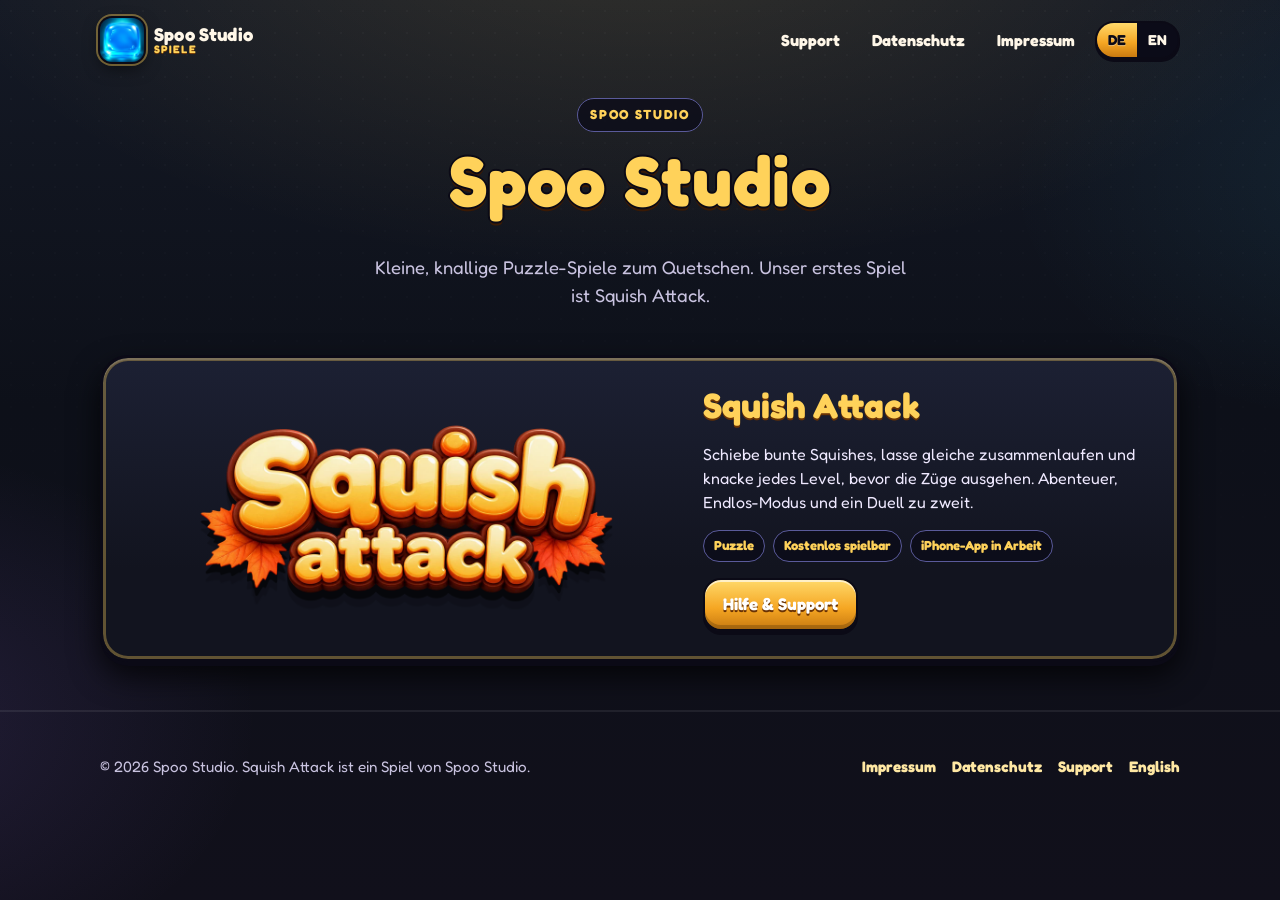
<file: index.html>
<!DOCTYPE html>
<html lang="de">
<head>
  <meta charset="utf-8">
  <meta name="viewport" content="width=device-width, initial-scale=1">
  <title>Spoo Studio</title>
  <meta name="description" content="Spoo Studio macht verspielte Puzzle-Spiele. Als Erstes: Squish Attack – Squishes schieben, mergen, platzen lassen.">
  <link rel="canonical" href="https://spoostudio.de/">
  <link rel="alternate" hreflang="de" href="https://spoostudio.de/">
  <link rel="alternate" hreflang="en" href="https://spoostudio.de/en/">
  <link rel="alternate" hreflang="x-default" href="https://spoostudio.de/">
  <meta name="theme-color" content="#0d1019">
  <link rel="icon" type="image/png" sizes="32x32" href="images/favicon-32.png">
  <link rel="icon" type="image/png" sizes="64x64" href="images/favicon-64.png">
  <link rel="apple-touch-icon" href="images/apple-touch-icon.png">
  <link rel="stylesheet" href="styles.css">
  <meta property="og:title" content="Spoo Studio">
  <meta property="og:description" content="Verspielte Puzzle-Spiele. Als Erstes: Squish Attack.">
  <meta property="og:type" content="website">
  <meta property="og:url" content="https://spoostudio.de/">
  <meta property="og:locale" content="de_DE">
  <meta property="og:image" content="https://spoostudio.de/images/icon-512.png">
  <meta name="twitter:card" content="summary">
</head>
<body>
  <a class="skip" href="#inhalt">Zum Inhalt</a>
  <header class="site-header wrap">
    <a class="brand" href="./">
      <img src="images/icon-192.png" width="44" height="44" alt="">
      <span class="brand-name">Spoo Studio<small>spiele</small></span>
    </a>
    <nav class="nav" aria-label="Hauptnavigation">
      <a class="nav-link" href="squish-attack/support/">Support</a>
      <a class="nav-link" href="squish-attack/datenschutz/">Datenschutz</a>
      <a class="nav-link" href="impressum/">Impressum</a>
      <div class="lang" role="navigation" aria-label="Sprache">
        <a href="./" aria-current="true" lang="de">DE</a>
        <a href="en/" lang="en" hreflang="en">EN</a>
      </div>
    </nav>
  </header>

  <main id="inhalt" class="wrap">
    <section class="hero">
      <p class="kicker">Spoo Studio</p>
      <h1>Spoo Studio</h1>
      <p class="lede">Kleine, knallige Puzzle-Spiele zum Quetschen. Unser erstes Spiel ist Squish Attack.</p>
    </section>

    <article class="game-card">
      <div class="logo-wrap">
        <picture>
          <source type="image/webp" srcset="images/squish-attack-logo.webp">
          <img src="images/squish-attack-logo.png" width="720" height="363" alt="Squish Attack">
        </picture>
      </div>
      <div class="game-copy">
        <h2>Squish Attack</h2>
        <p>Schiebe bunte Squishes, lasse gleiche zusammenlaufen und knacke jedes Level, bevor die Züge ausgehen. Abenteuer, Endlos-Modus und ein Duell zu zweit.</p>
        <div class="badge-row">
          <span class="badge">Puzzle</span>
          <span class="badge">Kostenlos spielbar</span>
          <span class="badge">iPhone-App in Arbeit</span>
        </div>
        <div class="actions">
          <a class="btn" href="squish-attack/support/">Hilfe &amp; Support</a>
        </div>
      </div>
    </article>
  </main>

  <footer class="site-footer">
    <div class="wrap foot-row">
      <p>© 2026 Spoo Studio. Squish Attack ist ein Spiel von Spoo Studio.</p>
      <p class="foot-links">
        <a href="impressum/">Impressum</a>
        <a href="squish-attack/datenschutz/">Datenschutz</a>
        <a href="squish-attack/support/">Support</a>
        <a href="en/" lang="en" hreflang="en">English</a>
      </p>
    </div>
  </footer>
</body>
</html>
</file>
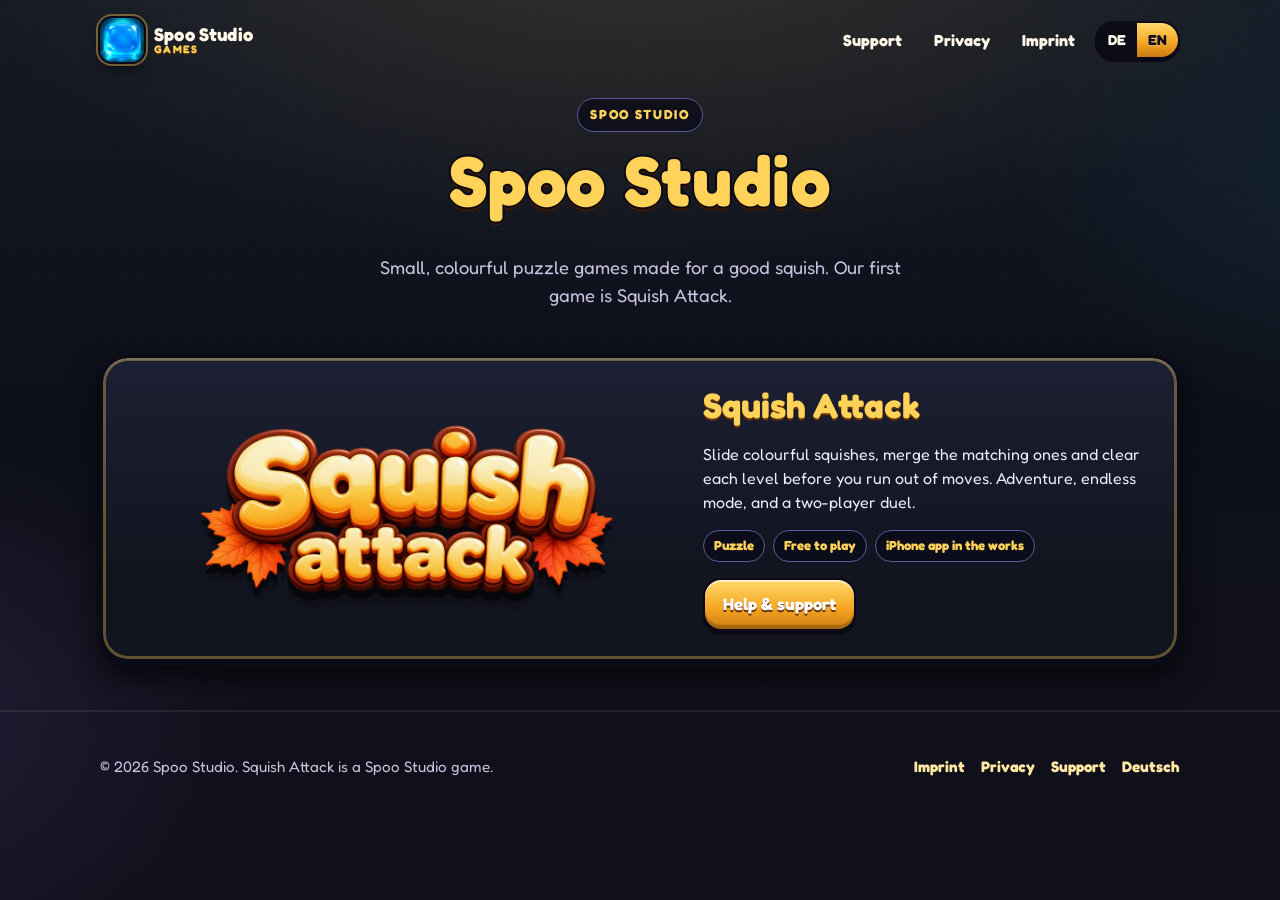
<file: en/index.html>
<!DOCTYPE html>
<html lang="en">
<head>
  <meta charset="utf-8">
  <meta name="viewport" content="width=device-width, initial-scale=1">
  <title>Spoo Studio</title>
  <meta name="description" content="Spoo Studio makes playful puzzle games. First up: Squish Attack — slide, merge and pop squishes.">
  <link rel="canonical" href="https://spoostudio.de/en/">
  <link rel="alternate" hreflang="de" href="https://spoostudio.de/">
  <link rel="alternate" hreflang="en" href="https://spoostudio.de/en/">
  <link rel="alternate" hreflang="x-default" href="https://spoostudio.de/">
  <meta name="theme-color" content="#0d1019">
  <link rel="icon" type="image/png" sizes="32x32" href="../images/favicon-32.png">
  <link rel="icon" type="image/png" sizes="64x64" href="../images/favicon-64.png">
  <link rel="apple-touch-icon" href="../images/apple-touch-icon.png">
  <link rel="stylesheet" href="../styles.css">
  <meta property="og:title" content="Spoo Studio">
  <meta property="og:description" content="Playful puzzle games. First up: Squish Attack.">
  <meta property="og:type" content="website">
  <meta property="og:url" content="https://spoostudio.de/en/">
  <meta property="og:locale" content="en_US">
  <meta property="og:image" content="https://spoostudio.de/images/icon-512.png">
  <meta name="twitter:card" content="summary">
</head>
<body>
  <a class="skip" href="#content">Skip to content</a>
  <header class="site-header wrap">
    <a class="brand" href="./">
      <img src="../images/icon-192.png" width="44" height="44" alt="">
      <span class="brand-name">Spoo Studio<small>games</small></span>
    </a>
    <nav class="nav" aria-label="Main">
      <a class="nav-link" href="support/">Support</a>
      <a class="nav-link" href="privacy/">Privacy</a>
      <a class="nav-link" href="imprint/">Imprint</a>
      <div class="lang" role="navigation" aria-label="Language">
        <a href="../" lang="de" hreflang="de">DE</a>
        <a href="./" aria-current="true" lang="en">EN</a>
      </div>
    </nav>
  </header>

  <main id="content" class="wrap">
    <section class="hero">
      <p class="kicker">Spoo Studio</p>
      <h1>Spoo Studio</h1>
      <p class="lede">Small, colourful puzzle games made for a good squish. Our first game is Squish Attack.</p>
    </section>

    <article class="game-card">
      <div class="logo-wrap">
        <picture>
          <source type="image/webp" srcset="../images/squish-attack-logo.webp">
          <img src="../images/squish-attack-logo.png" width="720" height="363" alt="Squish Attack">
        </picture>
      </div>
      <div class="game-copy">
        <h2>Squish Attack</h2>
        <p>Slide colourful squishes, merge the matching ones and clear each level before you run out of moves. Adventure, endless mode, and a two-player duel.</p>
        <div class="badge-row">
          <span class="badge">Puzzle</span>
          <span class="badge">Free to play</span>
          <span class="badge">iPhone app in the works</span>
        </div>
        <div class="actions">
          <a class="btn" href="support/">Help &amp; support</a>
        </div>
      </div>
    </article>
  </main>

  <footer class="site-footer">
    <div class="wrap foot-row">
      <p>© 2026 Spoo Studio. Squish Attack is a Spoo Studio game.</p>
      <p class="foot-links">
        <a href="imprint/">Imprint</a>
        <a href="privacy/">Privacy</a>
        <a href="support/">Support</a>
        <a href="../" lang="de" hreflang="de">Deutsch</a>
      </p>
    </div>
  </footer>
</body>
</html>
</file>
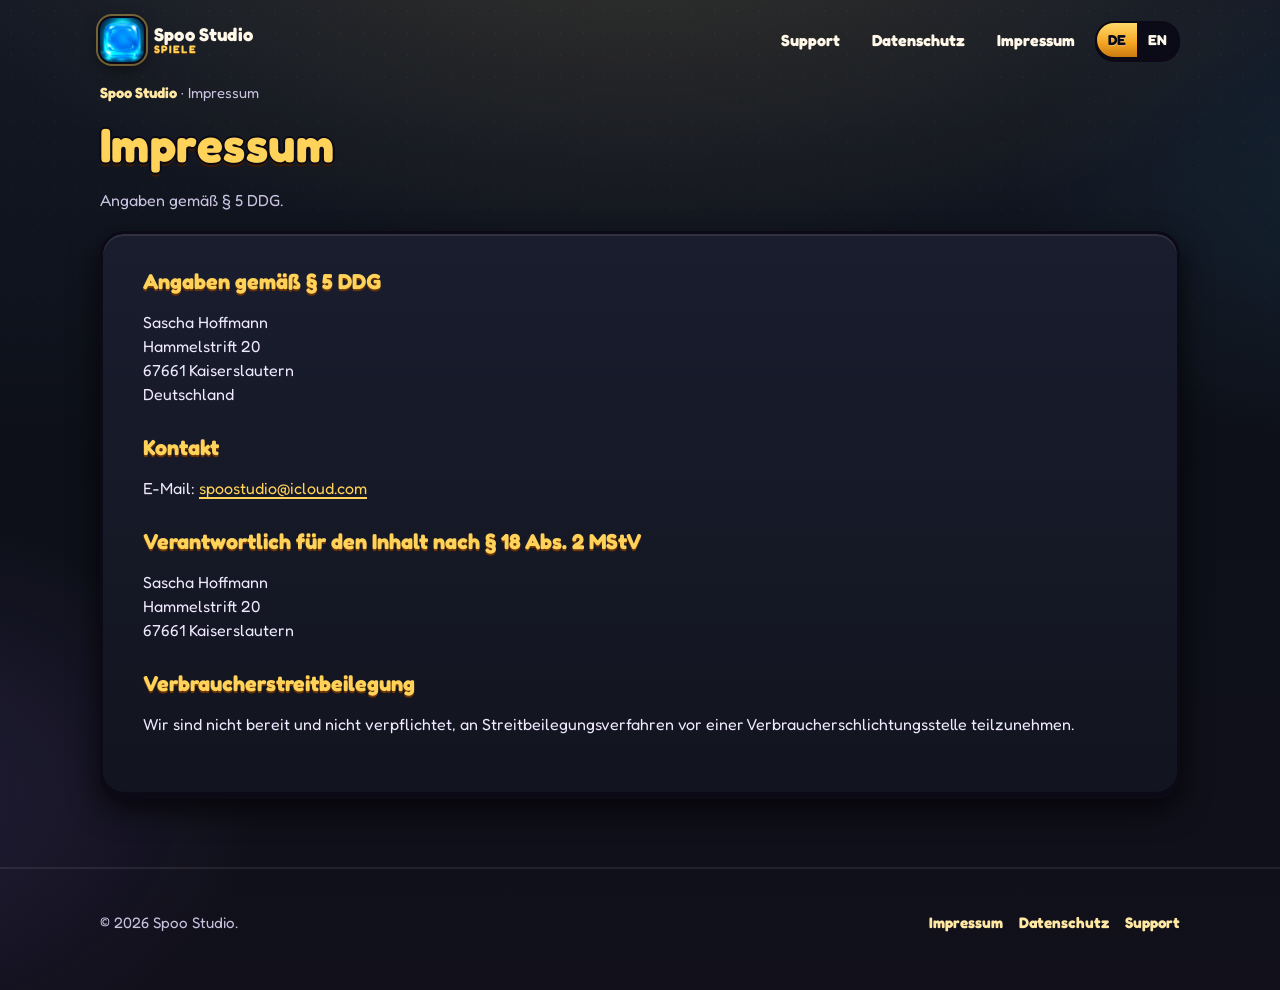
<file: impressum/index.html>
<!DOCTYPE html>
<html lang="de">
<head>
  <meta charset="utf-8">
  <meta name="viewport" content="width=device-width, initial-scale=1">
  <title>Impressum – Spoo Studio</title>
  <meta name="description" content="Impressum von Spoo Studio gemäß § 5 DDG.">
  <link rel="canonical" href="https://spoostudio.de/impressum/">
  <link rel="alternate" hreflang="de" href="https://spoostudio.de/impressum/">
  <link rel="alternate" hreflang="en" href="https://spoostudio.de/en/imprint/">
  <meta name="theme-color" content="#0d1019">
  <meta name="robots" content="index,follow">
  <link rel="icon" type="image/png" sizes="32x32" href="../images/favicon-32.png">
  <link rel="apple-touch-icon" href="../images/apple-touch-icon.png">
  <link rel="stylesheet" href="../styles.css">
</head>
<body>
  <a class="skip" href="#inhalt">Zum Inhalt</a>
  <header class="site-header wrap">
    <a class="brand" href="../">
      <img src="../images/icon-192.png" width="44" height="44" alt="">
      <span class="brand-name">Spoo Studio<small>spiele</small></span>
    </a>
    <nav class="nav" aria-label="Hauptnavigation">
      <a class="nav-link" href="../squish-attack/support/">Support</a>
      <a class="nav-link" href="../squish-attack/datenschutz/">Datenschutz</a>
      <a class="nav-link" href="./" aria-current="page">Impressum</a>
      <div class="lang" role="navigation" aria-label="Sprache">
        <a href="./" aria-current="true" lang="de">DE</a>
        <a href="../en/imprint/" lang="en" hreflang="en">EN</a>
      </div>
    </nav>
  </header>

  <main id="inhalt" class="wrap page">
    <p class="crumb"><a href="../">Spoo Studio</a> · Impressum</p>
    <h1>Impressum</h1>
    <p class="sub">Angaben gemäß § 5 DDG.</p>

    <article class="article">
      <h2>Angaben gemäß § 5 DDG</h2>
      <p>
        Sascha Hoffmann<br>
        Hammelstrift 20<br>
        67661 Kaiserslautern<br>
        Deutschland
      </p>

      <h2>Kontakt</h2>
      <p>E-Mail: <a href="mailto:spoostudio@icloud.com">spoostudio@icloud.com</a></p>

      <h2>Verantwortlich für den Inhalt nach § 18 Abs. 2 MStV</h2>
      <p>
        Sascha Hoffmann<br>
        Hammelstrift 20<br>
        67661 Kaiserslautern
      </p>

      <h2>Verbraucherstreitbeilegung</h2>
      <p>Wir sind nicht bereit und nicht verpflichtet, an Streitbeilegungsverfahren vor einer Verbraucherschlichtungsstelle teilzunehmen.</p>
    </article>
  </main>

  <footer class="site-footer">
    <div class="wrap foot-row">
      <p>© 2026 Spoo Studio.</p>
      <p class="foot-links">
        <a href="./">Impressum</a>
        <a href="../squish-attack/datenschutz/">Datenschutz</a>
        <a href="../squish-attack/support/">Support</a>
      </p>
    </div>
  </footer>
</body>
</html>
</file>
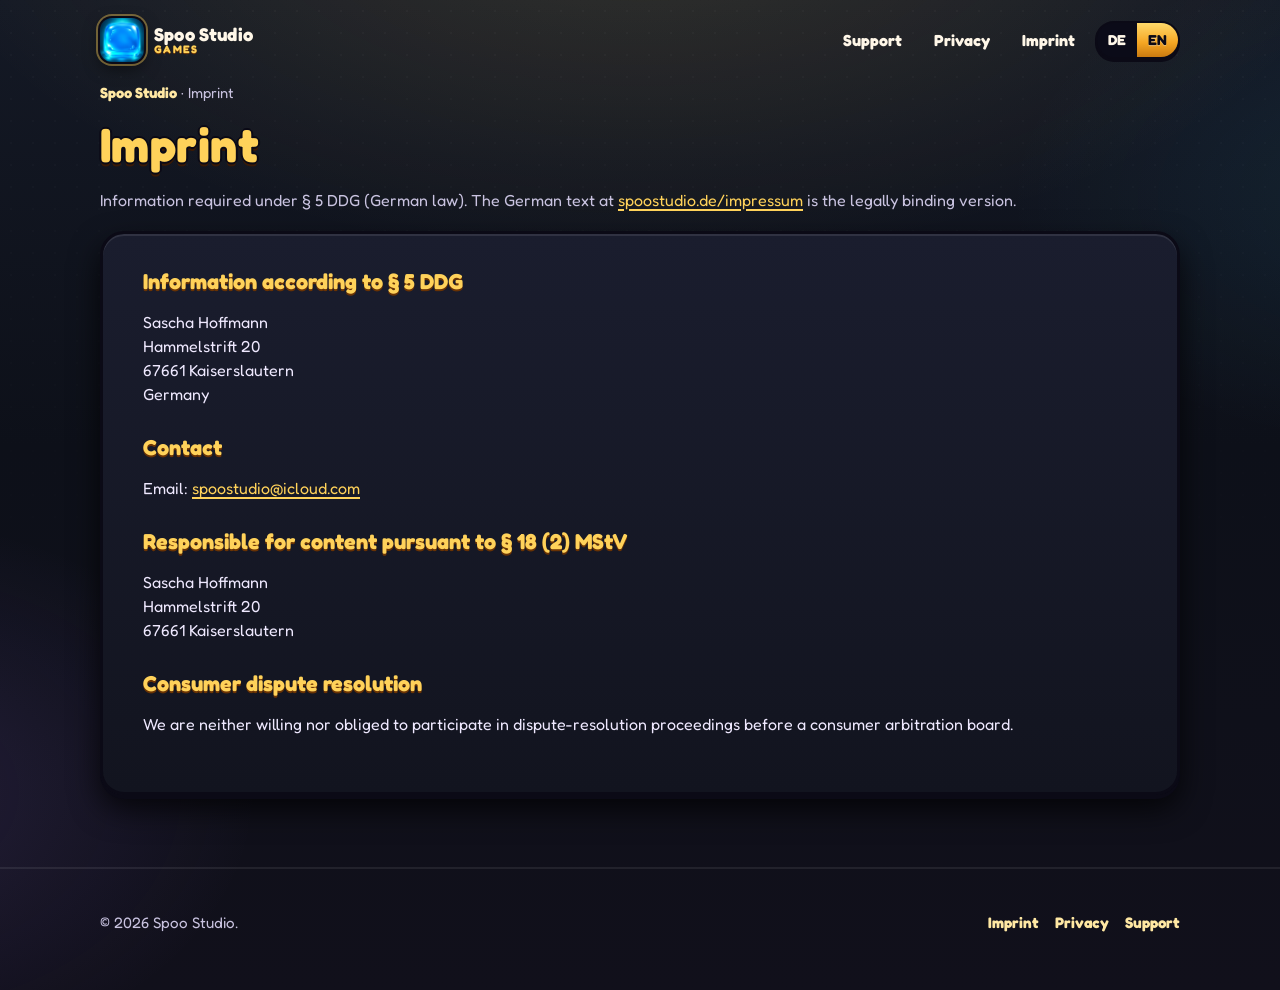
<file: en/imprint/index.html>
<!DOCTYPE html>
<html lang="en">
<head>
  <meta charset="utf-8">
  <meta name="viewport" content="width=device-width, initial-scale=1">
  <title>Imprint – Spoo Studio</title>
  <meta name="description" content="Legal imprint of Spoo Studio (required under German law, § 5 DDG).">
  <link rel="canonical" href="https://spoostudio.de/en/imprint/">
  <link rel="alternate" hreflang="de" href="https://spoostudio.de/impressum/">
  <link rel="alternate" hreflang="en" href="https://spoostudio.de/en/imprint/">
  <meta name="theme-color" content="#0d1019">
  <link rel="icon" type="image/png" sizes="32x32" href="../../images/favicon-32.png">
  <link rel="apple-touch-icon" href="../../images/apple-touch-icon.png">
  <link rel="stylesheet" href="../../styles.css">
</head>
<body>
  <a class="skip" href="#content">Skip to content</a>
  <header class="site-header wrap">
    <a class="brand" href="../">
      <img src="../../images/icon-192.png" width="44" height="44" alt="">
      <span class="brand-name">Spoo Studio<small>games</small></span>
    </a>
    <nav class="nav" aria-label="Main">
      <a class="nav-link" href="../support/">Support</a>
      <a class="nav-link" href="../privacy/">Privacy</a>
      <a class="nav-link" href="./" aria-current="page">Imprint</a>
      <div class="lang" role="navigation" aria-label="Language">
        <a href="../../impressum/" lang="de" hreflang="de">DE</a>
        <a href="./" aria-current="true" lang="en">EN</a>
      </div>
    </nav>
  </header>

  <main id="content" class="wrap page">
    <p class="crumb"><a href="../">Spoo Studio</a> · Imprint</p>
    <h1>Imprint</h1>
    <p class="sub">Information required under § 5 DDG (German law). The German text at <a href="../../impressum/">spoostudio.de/impressum</a> is the legally binding version.</p>

    <article class="article">
      <h2>Information according to § 5 DDG</h2>
      <p>
        Sascha Hoffmann<br>
        Hammelstrift 20<br>
        67661 Kaiserslautern<br>
        Germany
      </p>

      <h2>Contact</h2>
      <p>Email: <a href="mailto:spoostudio@icloud.com">spoostudio@icloud.com</a></p>

      <h2>Responsible for content pursuant to § 18 (2) MStV</h2>
      <p>
        Sascha Hoffmann<br>
        Hammelstrift 20<br>
        67661 Kaiserslautern
      </p>

      <h2>Consumer dispute resolution</h2>
      <p>We are neither willing nor obliged to participate in dispute-resolution proceedings before a consumer arbitration board.</p>
    </article>
  </main>

  <footer class="site-footer">
    <div class="wrap foot-row">
      <p>© 2026 Spoo Studio.</p>
      <p class="foot-links">
        <a href="./">Imprint</a>
        <a href="../privacy/">Privacy</a>
        <a href="../support/">Support</a>
      </p>
    </div>
  </footer>
</body>
</html>
</file>
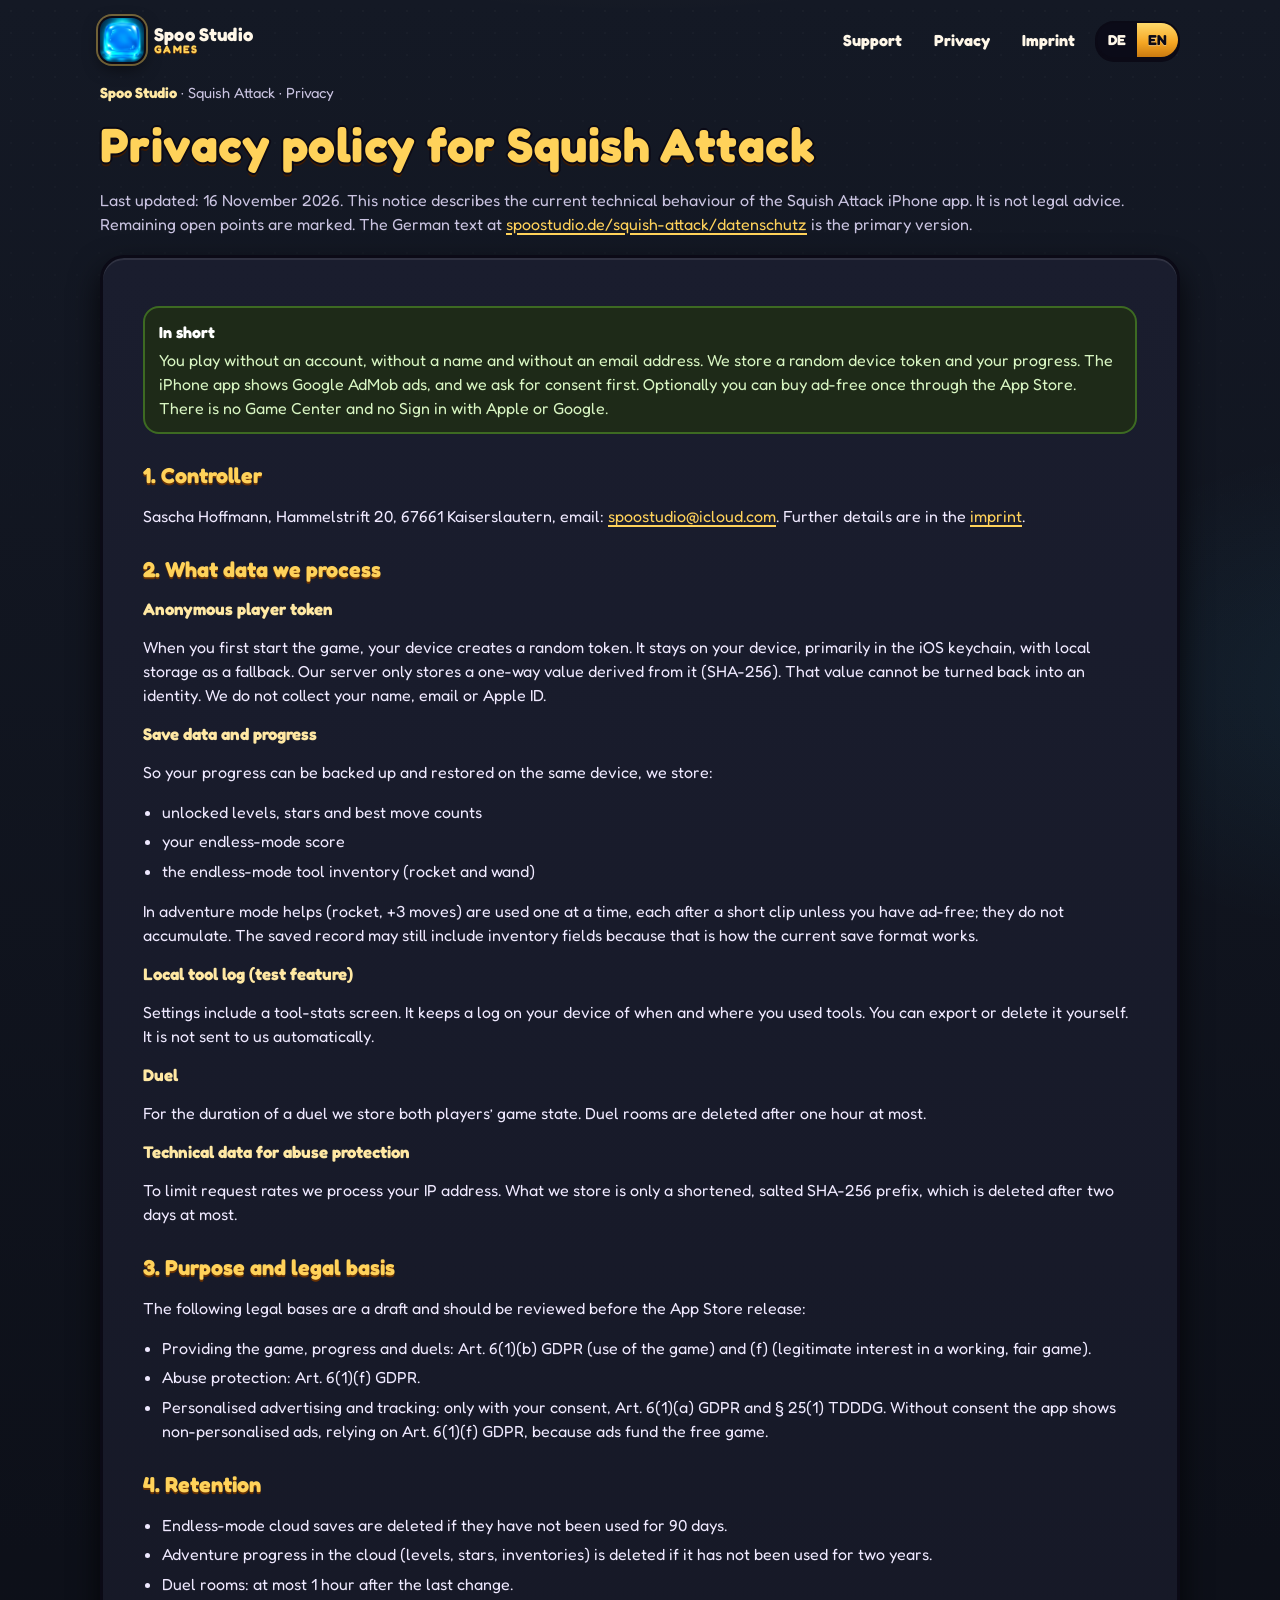
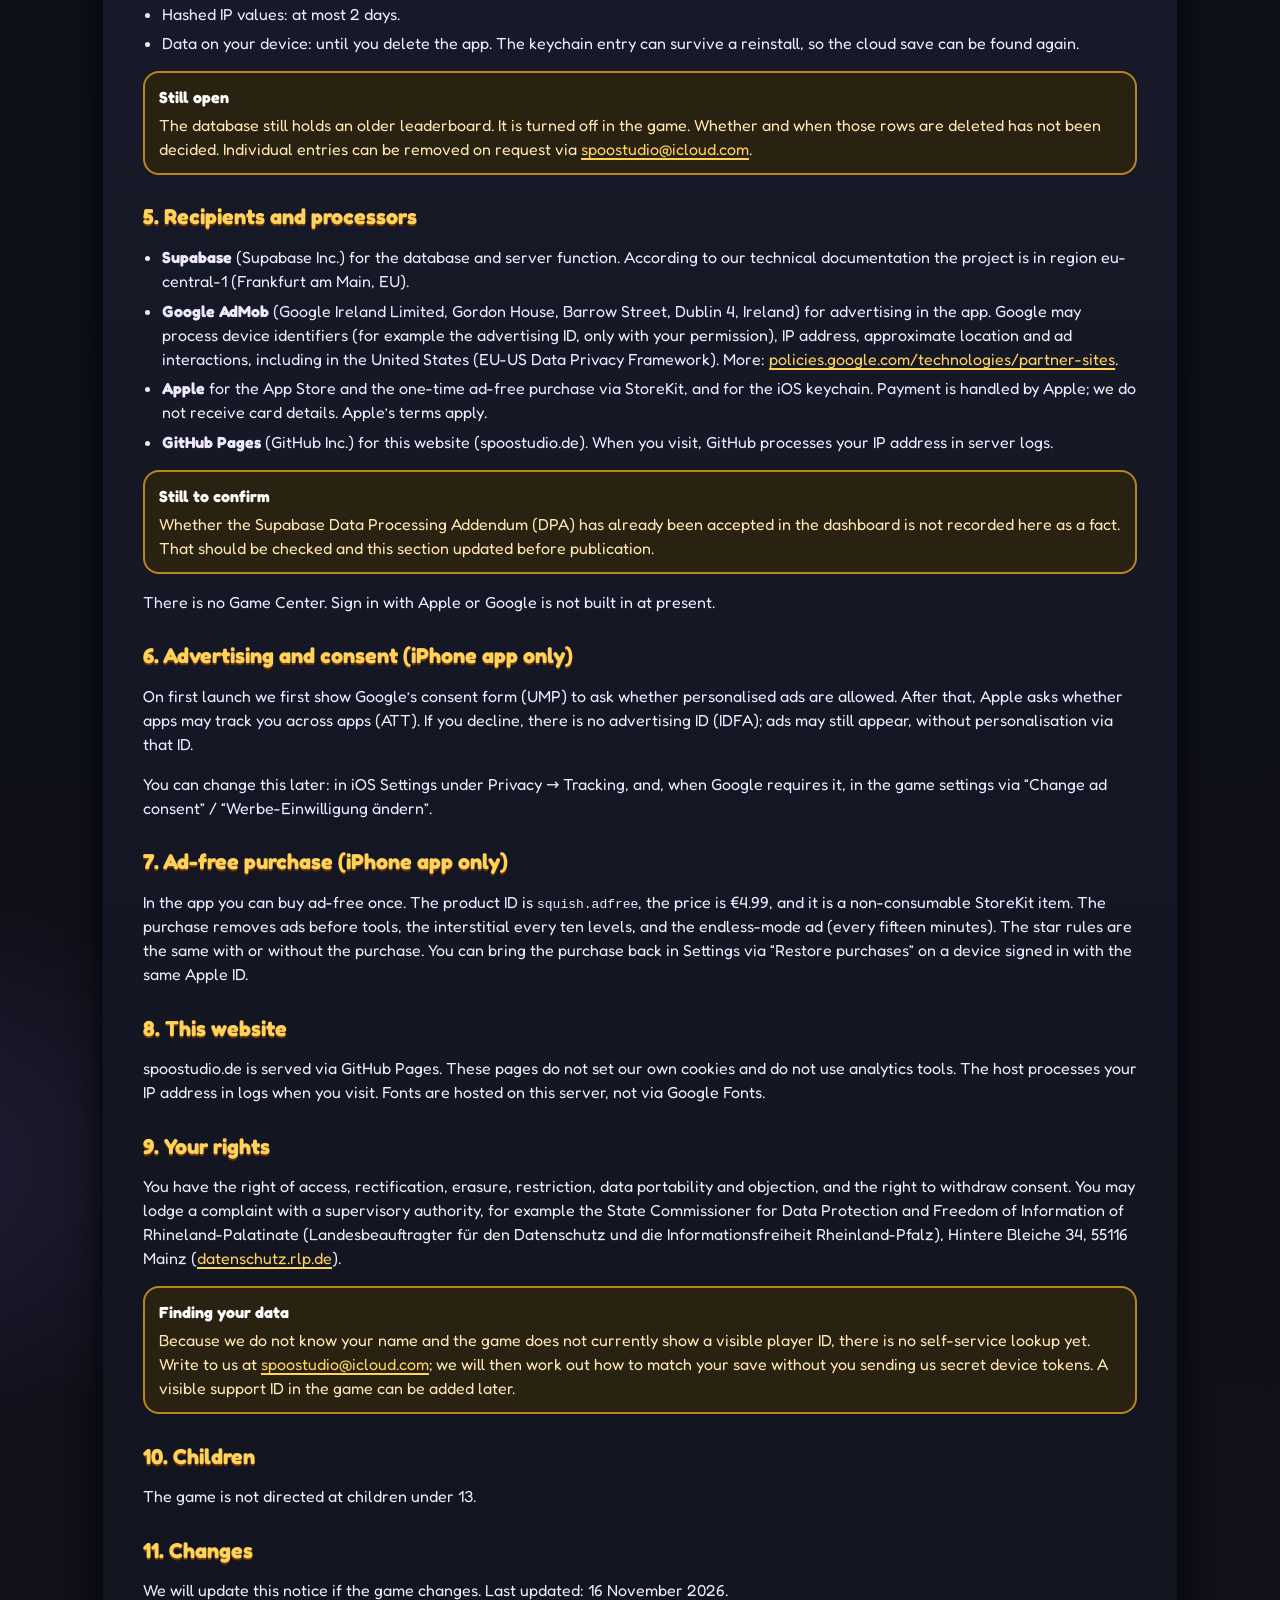
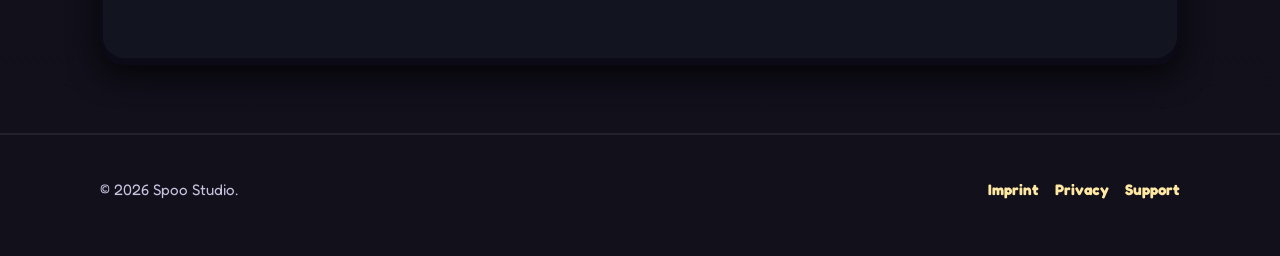
<file: en/privacy/index.html>
<!DOCTYPE html>
<html lang="en">
<head>
  <meta charset="utf-8">
  <meta name="viewport" content="width=device-width, initial-scale=1">
  <title>Privacy – Squish Attack – Spoo Studio</title>
  <meta name="description" content="Privacy policy for the Squish Attack iPhone app by Spoo Studio.">
  <link rel="canonical" href="https://spoostudio.de/en/privacy/">
  <link rel="alternate" hreflang="de" href="https://spoostudio.de/squish-attack/datenschutz/">
  <link rel="alternate" hreflang="en" href="https://spoostudio.de/en/privacy/">
  <meta name="theme-color" content="#0d1019">
  <link rel="icon" type="image/png" sizes="32x32" href="../../images/favicon-32.png">
  <link rel="apple-touch-icon" href="../../images/apple-touch-icon.png">
  <link rel="stylesheet" href="../../styles.css">
</head>
<body>
  <a class="skip" href="#content">Skip to content</a>
  <header class="site-header wrap">
    <a class="brand" href="../">
      <img src="../../images/icon-192.png" width="44" height="44" alt="">
      <span class="brand-name">Spoo Studio<small>games</small></span>
    </a>
    <nav class="nav" aria-label="Main">
      <a class="nav-link" href="../support/">Support</a>
      <a class="nav-link" href="./" aria-current="page">Privacy</a>
      <a class="nav-link" href="../imprint/">Imprint</a>
      <div class="lang" role="navigation" aria-label="Language">
        <a href="../../squish-attack/datenschutz/" lang="de" hreflang="de">DE</a>
        <a href="./" aria-current="true" lang="en">EN</a>
      </div>
    </nav>
  </header>

  <main id="content" class="wrap page">
    <p class="crumb"><a href="../">Spoo Studio</a> · Squish Attack · Privacy</p>
    <h1>Privacy policy for Squish Attack</h1>
    <p class="sub">Last updated: 16 November 2026. This notice describes the current technical behaviour of the Squish Attack iPhone app. It is not legal advice. Remaining open points are marked. The German text at <a href="../../squish-attack/datenschutz/">spoostudio.de/squish-attack/datenschutz</a> is the primary version.</p>

    <article class="article">
      <div class="note">
        <strong>In short</strong>
        You play without an account, without a name and without an email address. We store a random device token and your progress. The iPhone app shows Google AdMob ads, and we ask for consent first. Optionally you can buy ad-free once through the App Store. There is no Game Center and no Sign in with Apple or Google.
      </div>

      <h2>1. Controller</h2>
      <p>
        Sascha Hoffmann, Hammelstrift 20, 67661 Kaiserslautern,
        email: <a href="mailto:spoostudio@icloud.com">spoostudio@icloud.com</a>.
        Further details are in the <a href="../imprint/">imprint</a>.
      </p>

      <h2>2. What data we process</h2>
      <h3>Anonymous player token</h3>
      <p>When you first start the game, your device creates a random token. It stays on your device, primarily in the iOS keychain, with local storage as a fallback. Our server only stores a one-way value derived from it (SHA-256). That value cannot be turned back into an identity. We do not collect your name, email or Apple ID.</p>

      <h3>Save data and progress</h3>
      <p>So your progress can be backed up and restored on the same device, we store:</p>
      <ul>
        <li>unlocked levels, stars and best move counts</li>
        <li>your endless-mode score</li>
        <li>the endless-mode tool inventory (rocket and wand)</li>
      </ul>
      <p>In adventure mode helps (rocket, +3 moves) are used one at a time, each after a short clip unless you have ad-free; they do not accumulate. The saved record may still include inventory fields because that is how the current save format works.</p>

      <h3>Local tool log (test feature)</h3>
      <p>Settings include a tool-stats screen. It keeps a log on your device of when and where you used tools. You can export or delete it yourself. It is not sent to us automatically.</p>

      <h3>Duel</h3>
      <p>For the duration of a duel we store both players’ game state. Duel rooms are deleted after one hour at most.</p>

      <h3>Technical data for abuse protection</h3>
      <p>To limit request rates we process your IP address. What we store is only a shortened, salted SHA-256 prefix, which is deleted after two days at most.</p>

      <h2>3. Purpose and legal basis</h2>
      <p>The following legal bases are a draft and should be reviewed before the App Store release:</p>
      <ul>
        <li>Providing the game, progress and duels: Art. 6(1)(b) GDPR (use of the game) and (f) (legitimate interest in a working, fair game).</li>
        <li>Abuse protection: Art. 6(1)(f) GDPR.</li>
        <li>Personalised advertising and tracking: only with your consent, Art. 6(1)(a) GDPR and § 25(1) TDDDG. Without consent the app shows non-personalised ads, relying on Art. 6(1)(f) GDPR, because ads fund the free game.</li>
      </ul>

      <h2>4. Retention</h2>
      <ul>
        <li>Endless-mode cloud saves are deleted if they have not been used for 90 days.</li>
        <li>Adventure progress in the cloud (levels, stars, inventories) is deleted if it has not been used for two years.</li>
        <li>Duel rooms: at most 1 hour after the last change.</li>
        <li>Hashed IP values: at most 2 days.</li>
        <li>Data on your device: until you delete the app. The keychain entry can survive a reinstall, so the cloud save can be found again.</li>
      </ul>
      <div class="todo">
        <strong>Still open</strong>
        The database still holds an older leaderboard. It is turned off in the game. Whether and when those rows are deleted has not been decided. Individual entries can be removed on request via <a href="mailto:spoostudio@icloud.com">spoostudio@icloud.com</a>.
      </div>

      <h2>5. Recipients and processors</h2>
      <ul>
        <li><strong>Supabase</strong> (Supabase Inc.) for the database and server function. According to our technical documentation the project is in region eu-central-1 (Frankfurt am Main, EU).</li>
        <li><strong>Google AdMob</strong> (Google Ireland Limited, Gordon House, Barrow Street, Dublin 4, Ireland) for advertising in the app. Google may process device identifiers (for example the advertising ID, only with your permission), IP address, approximate location and ad interactions, including in the United States (EU-US Data Privacy Framework). More: <a href="https://policies.google.com/technologies/partner-sites">policies.google.com/technologies/partner-sites</a>.</li>
        <li><strong>Apple</strong> for the App Store and the one-time ad-free purchase via StoreKit, and for the iOS keychain. Payment is handled by Apple; we do not receive card details. Apple’s terms apply.</li>
        <li><strong>GitHub Pages</strong> (GitHub Inc.) for this website (spoostudio.de). When you visit, GitHub processes your IP address in server logs.</li>
      </ul>
      <div class="todo">
        <strong>Still to confirm</strong>
        Whether the Supabase Data Processing Addendum (DPA) has already been accepted in the dashboard is not recorded here as a fact. That should be checked and this section updated before publication.
      </div>
      <p>There is no Game Center. Sign in with Apple or Google is not built in at present.</p>

      <h2>6. Advertising and consent (iPhone app only)</h2>
      <p>On first launch we first show Google’s consent form (UMP) to ask whether personalised ads are allowed. After that, Apple asks whether apps may track you across apps (ATT). If you decline, there is no advertising ID (IDFA); ads may still appear, without personalisation via that ID.</p>
      <p>You can change this later: in iOS Settings under Privacy → Tracking, and, when Google requires it, in the game settings via “Change ad consent” / “Werbe-Einwilligung ändern”.</p>

      <h2>7. Ad-free purchase (iPhone app only)</h2>
      <p>In the app you can buy ad-free once. The product ID is <code>squish.adfree</code>, the price is €4.99, and it is a non-consumable StoreKit item. The purchase removes ads before tools, the interstitial every ten levels, and the endless-mode ad (every fifteen minutes). The star rules are the same with or without the purchase. You can bring the purchase back in Settings via “Restore purchases” on a device signed in with the same Apple ID.</p>

      <h2>8. This website</h2>
      <p>spoostudio.de is served via GitHub Pages. These pages do not set our own cookies and do not use analytics tools. The host processes your IP address in logs when you visit. Fonts are hosted on this server, not via Google Fonts.</p>

      <h2>9. Your rights</h2>
      <p>You have the right of access, rectification, erasure, restriction, data portability and objection, and the right to withdraw consent. You may lodge a complaint with a supervisory authority, for example the State Commissioner for Data Protection and Freedom of Information of Rhineland-Palatinate (Landesbeauftragter für den Datenschutz und die Informationsfreiheit Rheinland-Pfalz), Hintere Bleiche 34, 55116 Mainz (<a href="https://www.datenschutz.rlp.de/">datenschutz.rlp.de</a>).</p>
      <div class="todo">
        <strong>Finding your data</strong>
        Because we do not know your name and the game does not currently show a visible player ID, there is no self-service lookup yet. Write to us at <a href="mailto:spoostudio@icloud.com">spoostudio@icloud.com</a>; we will then work out how to match your save without you sending us secret device tokens. A visible support ID in the game can be added later.
      </div>

      <h2>10. Children</h2>
      <p>The game is not directed at children under 13.</p>

      <h2>11. Changes</h2>
      <p>We will update this notice if the game changes. Last updated: 16 November 2026.</p>
    </article>
  </main>

  <footer class="site-footer">
    <div class="wrap foot-row">
      <p>© 2026 Spoo Studio.</p>
      <p class="foot-links">
        <a href="../imprint/">Imprint</a>
        <a href="./">Privacy</a>
        <a href="../support/">Support</a>
      </p>
    </div>
  </footer>
</body>
</html>
</file>
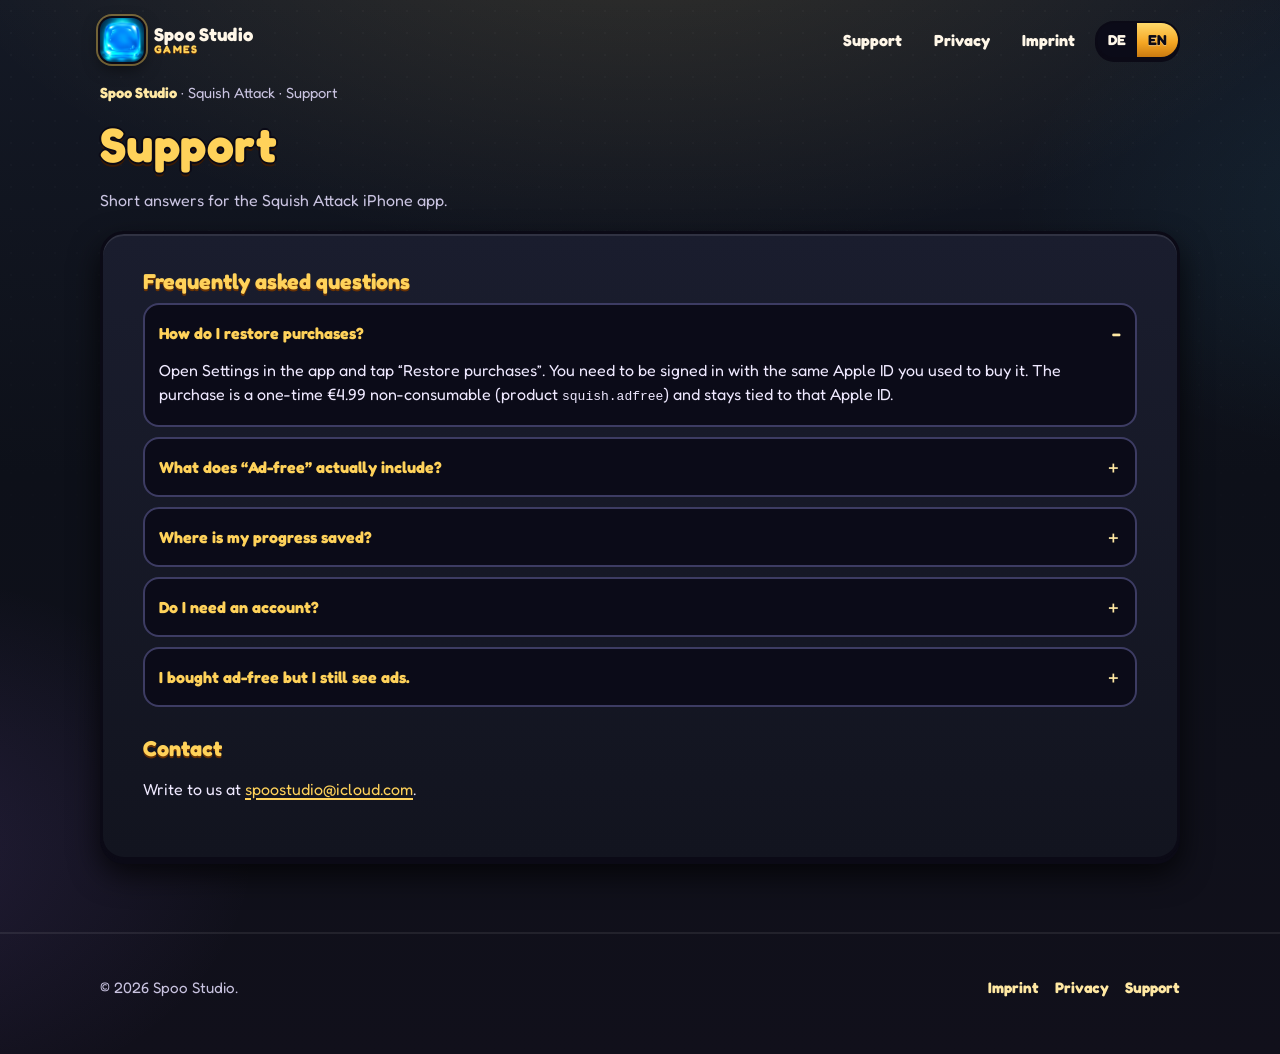
<file: en/support/index.html>
<!DOCTYPE html>
<html lang="en">
<head>
  <meta charset="utf-8">
  <meta name="viewport" content="width=device-width, initial-scale=1">
  <title>Support – Squish Attack – Spoo Studio</title>
  <meta name="description" content="Help for Squish Attack: restore purchases, progress and how to get in touch.">
  <link rel="canonical" href="https://spoostudio.de/en/support/">
  <link rel="alternate" hreflang="de" href="https://spoostudio.de/squish-attack/support/">
  <link rel="alternate" hreflang="en" href="https://spoostudio.de/en/support/">
  <meta name="theme-color" content="#0d1019">
  <link rel="icon" type="image/png" sizes="32x32" href="../../images/favicon-32.png">
  <link rel="apple-touch-icon" href="../../images/apple-touch-icon.png">
  <link rel="stylesheet" href="../../styles.css">
</head>
<body>
  <a class="skip" href="#content">Skip to content</a>
  <header class="site-header wrap">
    <a class="brand" href="../">
      <img src="../../images/icon-192.png" width="44" height="44" alt="">
      <span class="brand-name">Spoo Studio<small>games</small></span>
    </a>
    <nav class="nav" aria-label="Main">
      <a class="nav-link" href="./" aria-current="page">Support</a>
      <a class="nav-link" href="../privacy/">Privacy</a>
      <a class="nav-link" href="../imprint/">Imprint</a>
      <div class="lang" role="navigation" aria-label="Language">
        <a href="../../squish-attack/support/" lang="de" hreflang="de">DE</a>
        <a href="./" aria-current="true" lang="en">EN</a>
      </div>
    </nav>
  </header>

  <main id="content" class="wrap page">
    <p class="crumb"><a href="../">Spoo Studio</a> · Squish Attack · Support</p>
    <h1>Support</h1>
    <p class="sub">Short answers for the Squish Attack iPhone app.</p>

    <article class="article faq">
      <h2>Frequently asked questions</h2>

      <details open>
        <summary>How do I restore purchases?</summary>
        <p>Open Settings in the app and tap “Restore purchases”. You need to be signed in with the same Apple ID you used to buy it. The purchase is a one-time €4.99 non-consumable (product <code>squish.adfree</code>) and stays tied to that Apple ID.</p>
      </details>

      <details>
        <summary>What does “Ad-free” actually include?</summary>
        <p>Ad-free removes ads before tools, the interstitial every ten levels, and the endless-mode ad (every fifteen minutes). Stars are the same with or without ad-free: helps cost no stars, stars come from the moves you have left.</p>
      </details>

      <details>
        <summary>Where is my progress saved?</summary>
        <p>Your progress lives on the device first. It is also backed up anonymously to the cloud when a connection is available. The player token is stored in the iOS keychain, so after a reinstall the cloud save can often be found again.</p>
      </details>

      <details>
        <summary>Do I need an account?</summary>
        <p>No. There is no sign-in, no Game Center, and no Sign in with Apple or Google. You play anonymously.</p>
      </details>

      <details>
        <summary>I bought ad-free but I still see ads.</summary>
        <p>Tap “Restore purchases” in Settings and check that the same Apple ID is in use. Ad-free hides the ad formats listed above; the star rules stay the same. If it still looks wrong, get in touch.</p>
      </details>


      <h2>Contact</h2>
      <p>Write to us at <a href="mailto:spoostudio@icloud.com">spoostudio@icloud.com</a>.</p>
    </article>
  </main>

  <footer class="site-footer">
    <div class="wrap foot-row">
      <p>© 2026 Spoo Studio.</p>
      <p class="foot-links">
        <a href="../imprint/">Imprint</a>
        <a href="../privacy/">Privacy</a>
        <a href="./">Support</a>
      </p>
    </div>
  </footer>
</body>
</html>
</file>
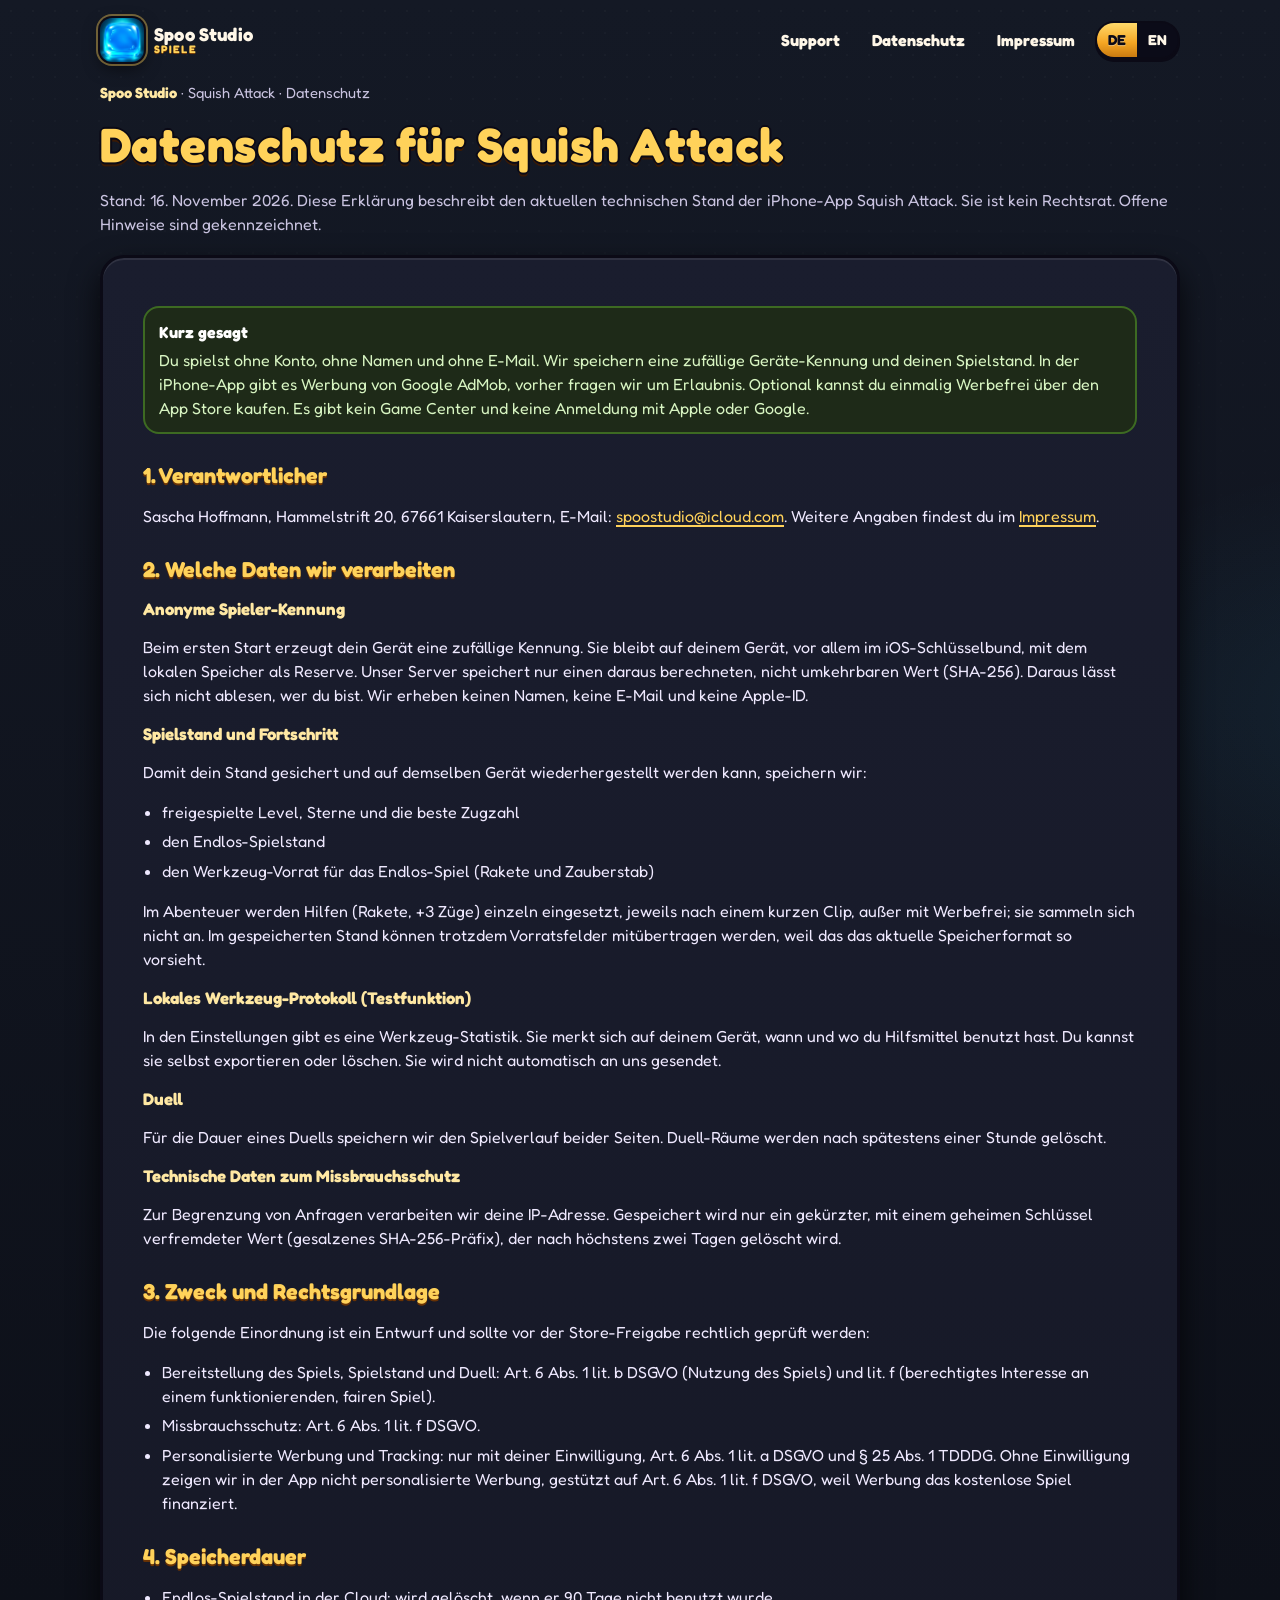
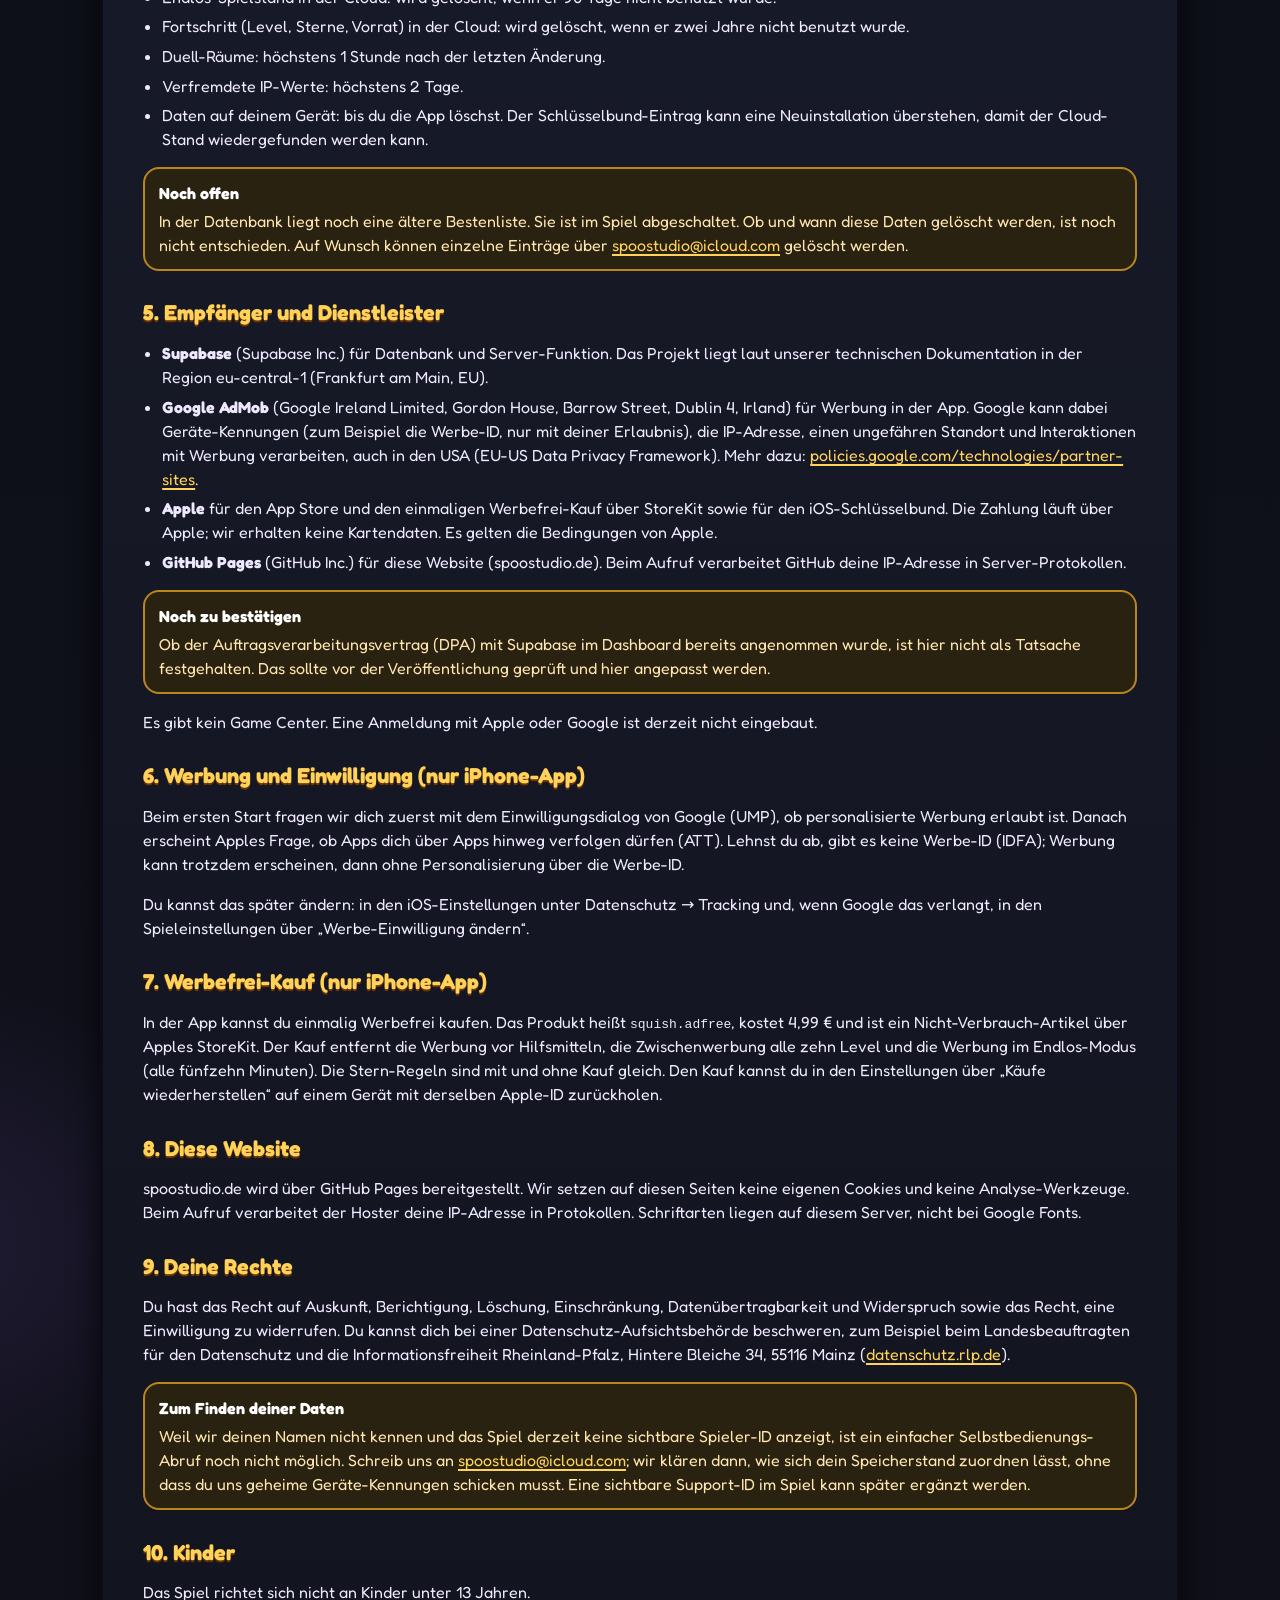
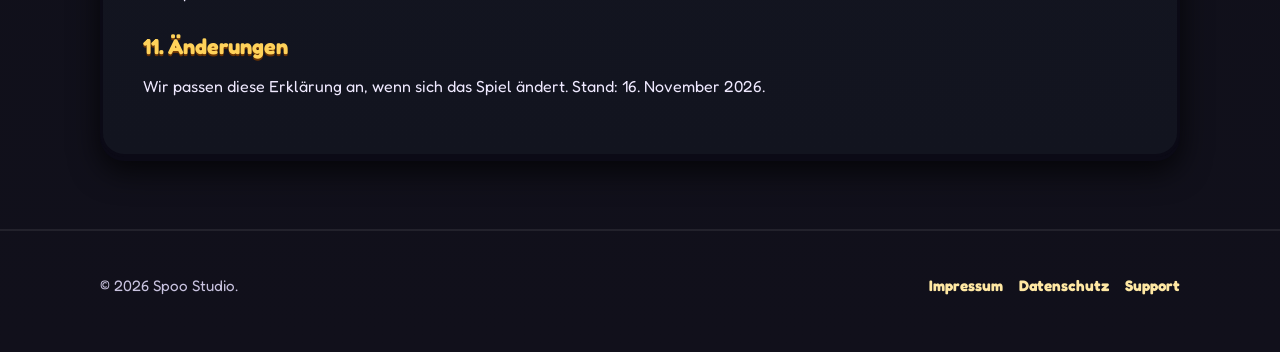
<file: squish-attack/datenschutz/index.html>
<!DOCTYPE html>
<html lang="de">
<head>
  <meta charset="utf-8">
  <meta name="viewport" content="width=device-width, initial-scale=1">
  <title>Datenschutz – Squish Attack – Spoo Studio</title>
  <meta name="description" content="Datenschutzerklärung für die iPhone-App Squish Attack von Spoo Studio.">
  <link rel="canonical" href="https://spoostudio.de/squish-attack/datenschutz/">
  <link rel="alternate" hreflang="de" href="https://spoostudio.de/squish-attack/datenschutz/">
  <link rel="alternate" hreflang="en" href="https://spoostudio.de/en/privacy/">
  <meta name="theme-color" content="#0d1019">
  <link rel="icon" type="image/png" sizes="32x32" href="../../images/favicon-32.png">
  <link rel="apple-touch-icon" href="../../images/apple-touch-icon.png">
  <link rel="stylesheet" href="../../styles.css">
</head>
<body>
  <a class="skip" href="#inhalt">Zum Inhalt</a>
  <header class="site-header wrap">
    <a class="brand" href="../../">
      <img src="../../images/icon-192.png" width="44" height="44" alt="">
      <span class="brand-name">Spoo Studio<small>spiele</small></span>
    </a>
    <nav class="nav" aria-label="Hauptnavigation">
      <a class="nav-link" href="../support/">Support</a>
      <a class="nav-link" href="./" aria-current="page">Datenschutz</a>
      <a class="nav-link" href="../../impressum/">Impressum</a>
      <div class="lang" role="navigation" aria-label="Sprache">
        <a href="./" aria-current="true" lang="de">DE</a>
        <a href="../../en/privacy/" lang="en" hreflang="en">EN</a>
      </div>
    </nav>
  </header>

  <main id="inhalt" class="wrap page">
    <p class="crumb"><a href="../../">Spoo Studio</a> · Squish Attack · Datenschutz</p>
    <h1>Datenschutz für Squish Attack</h1>
    <p class="sub">Stand: 16. November 2026. Diese Erklärung beschreibt den aktuellen technischen Stand der iPhone-App Squish Attack. Sie ist kein Rechtsrat. Offene Hinweise sind gekennzeichnet.</p>

    <article class="article">
      <div class="note">
        <strong>Kurz gesagt</strong>
        Du spielst ohne Konto, ohne Namen und ohne E-Mail. Wir speichern eine zufällige Geräte-Kennung und deinen Spielstand. In der iPhone-App gibt es Werbung von Google AdMob, vorher fragen wir um Erlaubnis. Optional kannst du einmalig Werbefrei über den App Store kaufen. Es gibt kein Game Center und keine Anmeldung mit Apple oder Google.
      </div>

      <h2>1. Verantwortlicher</h2>
      <p>
        Sascha Hoffmann, Hammelstrift 20, 67661 Kaiserslautern,
        E-Mail: <a href="mailto:spoostudio@icloud.com">spoostudio@icloud.com</a>.
        Weitere Angaben findest du im <a href="../../impressum/">Impressum</a>.
      </p>

      <h2>2. Welche Daten wir verarbeiten</h2>
      <h3>Anonyme Spieler-Kennung</h3>
      <p>Beim ersten Start erzeugt dein Gerät eine zufällige Kennung. Sie bleibt auf deinem Gerät, vor allem im iOS-Schlüsselbund, mit dem lokalen Speicher als Reserve. Unser Server speichert nur einen daraus berechneten, nicht umkehrbaren Wert (SHA-256). Daraus lässt sich nicht ablesen, wer du bist. Wir erheben keinen Namen, keine E-Mail und keine Apple-ID.</p>

      <h3>Spielstand und Fortschritt</h3>
      <p>Damit dein Stand gesichert und auf demselben Gerät wiederhergestellt werden kann, speichern wir:</p>
      <ul>
        <li>freigespielte Level, Sterne und die beste Zugzahl</li>
        <li>den Endlos-Spielstand</li>
        <li>den Werkzeug-Vorrat für das Endlos-Spiel (Rakete und Zauberstab)</li>
      </ul>
      <p>Im Abenteuer werden Hilfen (Rakete, +3 Züge) einzeln eingesetzt, jeweils nach einem kurzen Clip, außer mit Werbefrei; sie sammeln sich nicht an. Im gespeicherten Stand können trotzdem Vorratsfelder mitübertragen werden, weil das das aktuelle Speicherformat so vorsieht.</p>

      <h3>Lokales Werkzeug-Protokoll (Testfunktion)</h3>
      <p>In den Einstellungen gibt es eine Werkzeug-Statistik. Sie merkt sich auf deinem Gerät, wann und wo du Hilfsmittel benutzt hast. Du kannst sie selbst exportieren oder löschen. Sie wird nicht automatisch an uns gesendet.</p>

      <h3>Duell</h3>
      <p>Für die Dauer eines Duells speichern wir den Spielverlauf beider Seiten. Duell-Räume werden nach spätestens einer Stunde gelöscht.</p>

      <h3>Technische Daten zum Missbrauchsschutz</h3>
      <p>Zur Begrenzung von Anfragen verarbeiten wir deine IP-Adresse. Gespeichert wird nur ein gekürzter, mit einem geheimen Schlüssel verfremdeter Wert (gesalzenes SHA-256-Präfix), der nach höchstens zwei Tagen gelöscht wird.</p>

      <h2>3. Zweck und Rechtsgrundlage</h2>
      <p>Die folgende Einordnung ist ein Entwurf und sollte vor der Store-Freigabe rechtlich geprüft werden:</p>
      <ul>
        <li>Bereitstellung des Spiels, Spielstand und Duell: Art. 6 Abs. 1 lit. b DSGVO (Nutzung des Spiels) und lit. f (berechtigtes Interesse an einem funktionierenden, fairen Spiel).</li>
        <li>Missbrauchsschutz: Art. 6 Abs. 1 lit. f DSGVO.</li>
        <li>Personalisierte Werbung und Tracking: nur mit deiner Einwilligung, Art. 6 Abs. 1 lit. a DSGVO und § 25 Abs. 1 TDDDG. Ohne Einwilligung zeigen wir in der App nicht personalisierte Werbung, gestützt auf Art. 6 Abs. 1 lit. f DSGVO, weil Werbung das kostenlose Spiel finanziert.</li>
      </ul>

      <h2>4. Speicherdauer</h2>
      <ul>
        <li>Endlos-Spielstand in der Cloud: wird gelöscht, wenn er 90 Tage nicht benutzt wurde.</li>
        <li>Fortschritt (Level, Sterne, Vorrat) in der Cloud: wird gelöscht, wenn er zwei Jahre nicht benutzt wurde.</li>
        <li>Duell-Räume: höchstens 1 Stunde nach der letzten Änderung.</li>
        <li>Verfremdete IP-Werte: höchstens 2 Tage.</li>
        <li>Daten auf deinem Gerät: bis du die App löschst. Der Schlüsselbund-Eintrag kann eine Neuinstallation überstehen, damit der Cloud-Stand wiedergefunden werden kann.</li>
      </ul>
      <div class="todo">
        <strong>Noch offen</strong>
        In der Datenbank liegt noch eine ältere Bestenliste. Sie ist im Spiel abgeschaltet. Ob und wann diese Daten gelöscht werden, ist noch nicht entschieden. Auf Wunsch können einzelne Einträge über <a href="mailto:spoostudio@icloud.com">spoostudio@icloud.com</a> gelöscht werden.
      </div>

      <h2>5. Empfänger und Dienstleister</h2>
      <ul>
        <li><strong>Supabase</strong> (Supabase Inc.) für Datenbank und Server-Funktion. Das Projekt liegt laut unserer technischen Dokumentation in der Region eu-central-1 (Frankfurt am Main, EU).</li>
        <li><strong>Google AdMob</strong> (Google Ireland Limited, Gordon House, Barrow Street, Dublin 4, Irland) für Werbung in der App. Google kann dabei Geräte-Kennungen (zum Beispiel die Werbe-ID, nur mit deiner Erlaubnis), die IP-Adresse, einen ungefähren Standort und Interaktionen mit Werbung verarbeiten, auch in den USA (EU-US Data Privacy Framework). Mehr dazu: <a href="https://policies.google.com/technologies/partner-sites">policies.google.com/technologies/partner-sites</a>.</li>
        <li><strong>Apple</strong> für den App Store und den einmaligen Werbefrei-Kauf über StoreKit sowie für den iOS-Schlüsselbund. Die Zahlung läuft über Apple; wir erhalten keine Kartendaten. Es gelten die Bedingungen von Apple.</li>
        <li><strong>GitHub Pages</strong> (GitHub Inc.) für diese Website (spoostudio.de). Beim Aufruf verarbeitet GitHub deine IP-Adresse in Server-Protokollen.</li>
      </ul>
      <div class="todo">
        <strong>Noch zu bestätigen</strong>
        Ob der Auftragsverarbeitungsvertrag (DPA) mit Supabase im Dashboard bereits angenommen wurde, ist hier nicht als Tatsache festgehalten. Das sollte vor der Veröffentlichung geprüft und hier angepasst werden.
      </div>
      <p>Es gibt kein Game Center. Eine Anmeldung mit Apple oder Google ist derzeit nicht eingebaut.</p>

      <h2>6. Werbung und Einwilligung (nur iPhone-App)</h2>
      <p>Beim ersten Start fragen wir dich zuerst mit dem Einwilligungsdialog von Google (UMP), ob personalisierte Werbung erlaubt ist. Danach erscheint Apples Frage, ob Apps dich über Apps hinweg verfolgen dürfen (ATT). Lehnst du ab, gibt es keine Werbe-ID (IDFA); Werbung kann trotzdem erscheinen, dann ohne Personalisierung über die Werbe-ID.</p>
      <p>Du kannst das später ändern: in den iOS-Einstellungen unter Datenschutz → Tracking und, wenn Google das verlangt, in den Spieleinstellungen über „Werbe-Einwilligung ändern“.</p>

      <h2>7. Werbefrei-Kauf (nur iPhone-App)</h2>
      <p>In der App kannst du einmalig Werbefrei kaufen. Das Produkt heißt <code>squish.adfree</code>, kostet 4,99&nbsp;€ und ist ein Nicht-Verbrauch-Artikel über Apples StoreKit. Der Kauf entfernt die Werbung vor Hilfsmitteln, die Zwischenwerbung alle zehn Level und die Werbung im Endlos-Modus (alle fünfzehn Minuten). Die Stern-Regeln sind mit und ohne Kauf gleich. Den Kauf kannst du in den Einstellungen über „Käufe wiederherstellen“ auf einem Gerät mit derselben Apple-ID zurückholen.</p>

      <h2>8. Diese Website</h2>
      <p>spoostudio.de wird über GitHub Pages bereitgestellt. Wir setzen auf diesen Seiten keine eigenen Cookies und keine Analyse-Werkzeuge. Beim Aufruf verarbeitet der Hoster deine IP-Adresse in Protokollen. Schriftarten liegen auf diesem Server, nicht bei Google Fonts.</p>

      <h2>9. Deine Rechte</h2>
      <p>Du hast das Recht auf Auskunft, Berichtigung, Löschung, Einschränkung, Datenübertragbarkeit und Widerspruch sowie das Recht, eine Einwilligung zu widerrufen. Du kannst dich bei einer Datenschutz-Aufsichtsbehörde beschweren, zum Beispiel beim Landesbeauftragten für den Datenschutz und die Informationsfreiheit Rheinland-Pfalz, Hintere Bleiche 34, 55116 Mainz (<a href="https://www.datenschutz.rlp.de/">datenschutz.rlp.de</a>).</p>
      <div class="todo">
        <strong>Zum Finden deiner Daten</strong>
        Weil wir deinen Namen nicht kennen und das Spiel derzeit keine sichtbare Spieler-ID anzeigt, ist ein einfacher Selbstbedienungs-Abruf noch nicht möglich. Schreib uns an <a href="mailto:spoostudio@icloud.com">spoostudio@icloud.com</a>; wir klären dann, wie sich dein Speicherstand zuordnen lässt, ohne dass du uns geheime Geräte-Kennungen schicken musst. Eine sichtbare Support-ID im Spiel kann später ergänzt werden.
      </div>

      <h2>10. Kinder</h2>
      <p>Das Spiel richtet sich nicht an Kinder unter 13 Jahren.</p>

      <h2>11. Änderungen</h2>
      <p>Wir passen diese Erklärung an, wenn sich das Spiel ändert. Stand: 16. November 2026.</p>
    </article>
  </main>

  <footer class="site-footer">
    <div class="wrap foot-row">
      <p>© 2026 Spoo Studio.</p>
      <p class="foot-links">
        <a href="../../impressum/">Impressum</a>
        <a href="./">Datenschutz</a>
        <a href="../support/">Support</a>
      </p>
    </div>
  </footer>
</body>
</html>
</file>
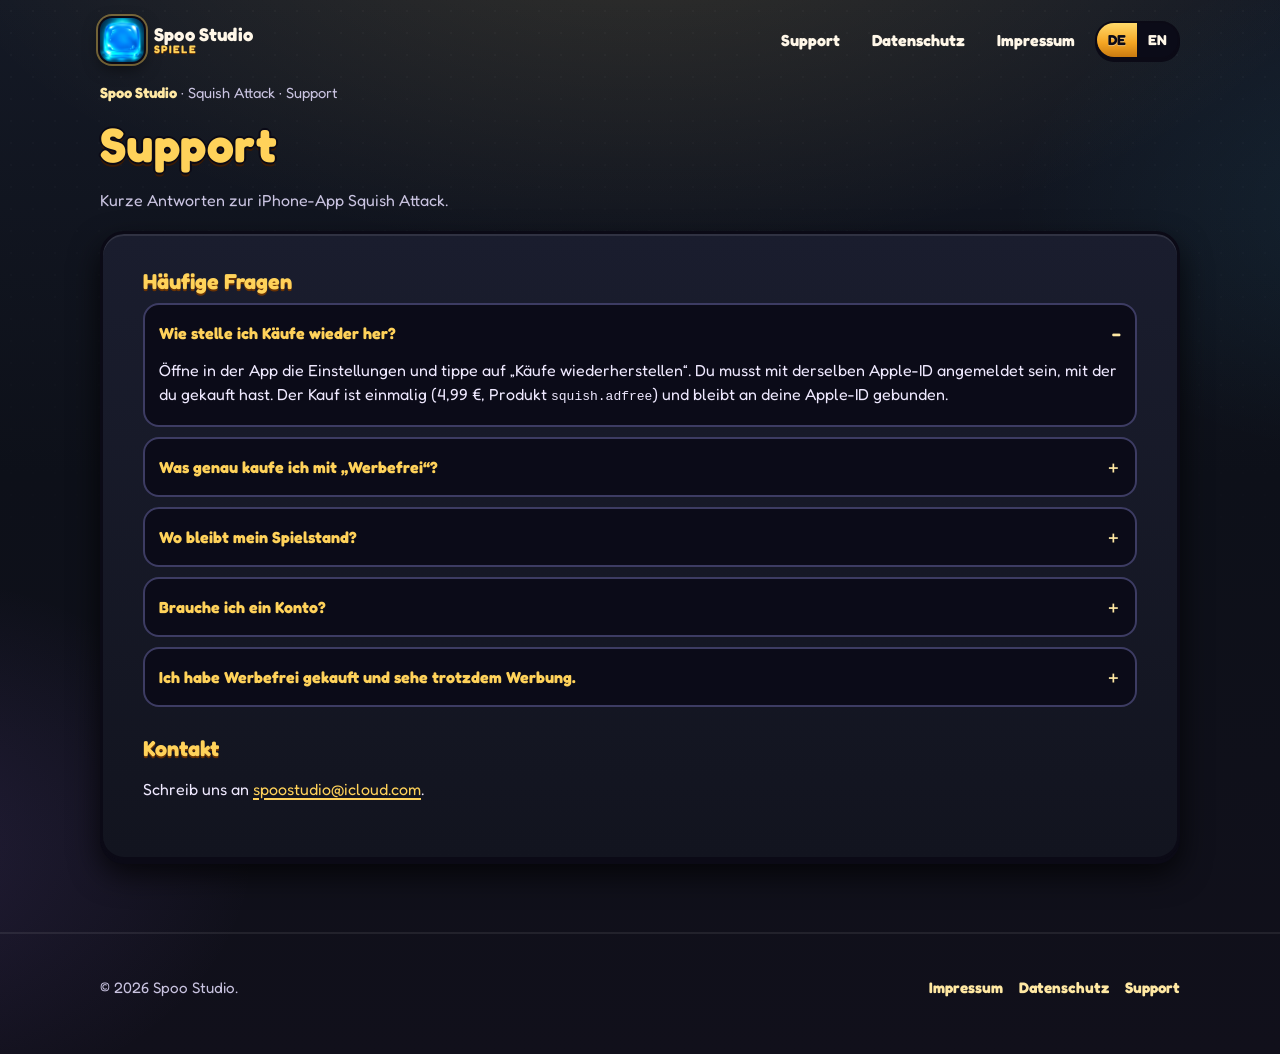
<file: squish-attack/support/index.html>
<!DOCTYPE html>
<html lang="de">
<head>
  <meta charset="utf-8">
  <meta name="viewport" content="width=device-width, initial-scale=1">
  <title>Support – Squish Attack – Spoo Studio</title>
  <meta name="description" content="Hilfe zu Squish Attack: Käufe wiederherstellen, Spielstand und Kontakt.">
  <link rel="canonical" href="https://spoostudio.de/squish-attack/support/">
  <link rel="alternate" hreflang="de" href="https://spoostudio.de/squish-attack/support/">
  <link rel="alternate" hreflang="en" href="https://spoostudio.de/en/support/">
  <meta name="theme-color" content="#0d1019">
  <link rel="icon" type="image/png" sizes="32x32" href="../../images/favicon-32.png">
  <link rel="apple-touch-icon" href="../../images/apple-touch-icon.png">
  <link rel="stylesheet" href="../../styles.css">
</head>
<body>
  <a class="skip" href="#inhalt">Zum Inhalt</a>
  <header class="site-header wrap">
    <a class="brand" href="../../">
      <img src="../../images/icon-192.png" width="44" height="44" alt="">
      <span class="brand-name">Spoo Studio<small>spiele</small></span>
    </a>
    <nav class="nav" aria-label="Hauptnavigation">
      <a class="nav-link" href="./" aria-current="page">Support</a>
      <a class="nav-link" href="../datenschutz/">Datenschutz</a>
      <a class="nav-link" href="../../impressum/">Impressum</a>
      <div class="lang" role="navigation" aria-label="Sprache">
        <a href="./" aria-current="true" lang="de">DE</a>
        <a href="../../en/support/" lang="en" hreflang="en">EN</a>
      </div>
    </nav>
  </header>

  <main id="inhalt" class="wrap page">
    <p class="crumb"><a href="../../">Spoo Studio</a> · Squish Attack · Support</p>
    <h1>Support</h1>
    <p class="sub">Kurze Antworten zur iPhone-App Squish Attack.</p>

    <article class="article faq">
      <h2>Häufige Fragen</h2>

      <details open>
        <summary>Wie stelle ich Käufe wieder her?</summary>
        <p>Öffne in der App die Einstellungen und tippe auf „Käufe wiederherstellen“. Du musst mit derselben Apple-ID angemeldet sein, mit der du gekauft hast. Der Kauf ist einmalig (4,99&nbsp;€, Produkt <code>squish.adfree</code>) und bleibt an deine Apple-ID gebunden.</p>
      </details>

      <details>
        <summary>Was genau kaufe ich mit „Werbefrei“?</summary>
        <p>Werbefrei entfernt die Werbung vor Hilfsmitteln, die Zwischenwerbung alle zehn Level und die Werbung im Endlos-Modus (alle fünfzehn Minuten). Die Sterne sind mit und ohne Werbefrei gleich: Hilfen kosten keine Sterne, die Sterne kommen von den übrigen Zügen.</p>
      </details>

      <details>
        <summary>Wo bleibt mein Spielstand?</summary>
        <p>Dein Stand liegt zuerst auf dem Gerät. Zusätzlich wird er anonym in der Cloud gesichert, sobald eine Verbindung besteht. Die Spieler-Kennung liegt im iOS-Schlüsselbund; nach einer Neuinstallation kann der Cloud-Stand deshalb oft wiedergefunden werden.</p>
      </details>

      <details>
        <summary>Brauche ich ein Konto?</summary>
        <p>Nein. Es gibt keine Anmeldung, kein Game Center und kein Sign in with Apple oder Google. Du spielst anonym.</p>
      </details>

      <details>
        <summary>Ich habe Werbefrei gekauft und sehe trotzdem Werbung.</summary>
        <p>Tippe in den Einstellungen auf „Käufe wiederherstellen“ und prüfe, ob dieselbe Apple-ID verwendet wird. Werbefrei blendet die genannten Werbeformate aus; die Sterne-Regeln bleiben gleich. Wenn es danach noch hakt, schreib uns.</p>
      </details>


      <h2>Kontakt</h2>
      <p>Schreib uns an <a href="mailto:spoostudio@icloud.com">spoostudio@icloud.com</a>.</p>
    </article>
  </main>

  <footer class="site-footer">
    <div class="wrap foot-row">
      <p>© 2026 Spoo Studio.</p>
      <p class="foot-links">
        <a href="../../impressum/">Impressum</a>
        <a href="../datenschutz/">Datenschutz</a>
        <a href="./">Support</a>
      </p>
    </div>
  </footer>
</body>
</html>
</file>
<file: styles.css>
@font-face{
  font-family:"Fredoka";
  src:url("fonts/fredoka.woff2") format("woff2");
  font-weight:400 600;
  font-style:normal;
  font-display:swap;
}
@font-face{
  font-family:"Fredoka";
  src:url("fonts/fredoka-bold.woff2") format("woff2");
  font-weight:700;
  font-style:normal;
  font-display:swap;
}

/* Subfolder pages load this file from ../ or ../../ — rewrite font URLs via HTML? 
   No: @font-face urls are relative to the CSS file, so fonts/ only works from root.
   Use absolute-from-css-directory is styles.css in root, so we need fonts relative to CSS:
   url("fonts/fredoka.woff2") works only when CSS is at site root, which it is.
   CSS url() is relative to the stylesheet URL, not the HTML. Good. */

:root{
  --navy:#0d1019;
  --navy-2:#141925;
  --navy-3:#1b2030;
  --ink:#0b0a16;
  --gold:#ffd25a;
  --gold-hot:#ffbf2a;
  --gold-deep:#c97a10;
  --cream:#fff7e8;
  --muted:#c9c3e0;
  --line:#3d3c63;
  --card:#16182a;
  --ok:#9df25a;
  --warn:#ffb84d;
  --comic:"Fredoka",ui-rounded,"SF Pro Rounded",system-ui,sans-serif;
  --shadow:0 14px 30px #000b;
  --ring:2px 0 0 var(--ink),-2px 0 0 var(--ink),0 2px 0 var(--ink),0 -2px 0 var(--ink),0 4px 0 #3a1a05;
  --max:1080px;
}
*{box-sizing:border-box}
html{scroll-behavior:smooth}
html,body{margin:0;padding:0;background:var(--navy);color:var(--cream);font-family:var(--comic)}
body{
  min-height:100dvh;
  background:
    radial-gradient(1200px 600px at 50% -10%,#ffd25a22,transparent 60%),
    radial-gradient(800px 500px at 110% 20%,#38ccff14,transparent 50%),
    radial-gradient(700px 500px at -10% 80%,#926ae226,transparent 55%),
    linear-gradient(180deg,#141925,#0d1019 45%,#11101b);
  line-height:1.5;
}
body::before{
  content:"";
  pointer-events:none;
  position:fixed;inset:0;
  background-image:radial-gradient(#ffffff14 1px,transparent 1px);
  background-size:22px 22px;
  mask-image:linear-gradient(180deg,#000 0,transparent 80%);
  opacity:.35;
  z-index:0;
}
a{color:var(--gold);text-decoration-thickness:2px;text-underline-offset:3px}
a:hover{color:#ffe8a3}
:focus-visible{outline:3px solid var(--gold);outline-offset:3px}
.skip{
  position:absolute;left:-999px;top:8px;
  background:var(--gold);color:var(--ink);padding:8px 14px;border-radius:12px;font-weight:700;z-index:20;
}
.skip:focus{left:8px}

.wrap{position:relative;z-index:1;width:min(var(--max),calc(100% - 32px));margin:0 auto}
.site-header,.site-footer{position:relative;z-index:2}
.site-header{
  display:flex;align-items:center;justify-content:space-between;gap:16px;
  padding:18px 0 8px;
}
.brand{display:flex;align-items:center;gap:10px;text-decoration:none;color:var(--cream)}
.brand img{width:44px;height:44px;border-radius:12px;box-shadow:0 0 0 2px #0b0a16,0 0 0 4px #ffd25a66,0 6px 16px #0008;background:#062033}
.brand-name{font-weight:700;font-size:1.15rem;letter-spacing:.01em;line-height:1.05}
.brand-name small{display:block;font-size:.68rem;letter-spacing:.12em;text-transform:uppercase;color:var(--gold);text-shadow:0 1px 0 #6a3304}
.nav{display:flex;align-items:center;gap:8px;flex-wrap:wrap;justify-content:flex-end}
.nav a, .lang a, .btn, .chip-link{
  font-weight:700;
}
.nav-link{
  color:var(--cream);text-decoration:none;padding:8px 12px;border-radius:999px;
}
.nav-link:hover{background:#ffffff12;color:#fff}
.lang{
  display:flex;border:2px solid var(--ink);border-radius:999px;overflow:hidden;
  background:#0b0b18;box-shadow:0 3px 0 var(--ink);
}
.lang a{
  color:#fff7e8;text-decoration:none;padding:6px 11px;font-size:.9rem;background:transparent;
}
.lang a[aria-current="true"]{background:linear-gradient(180deg,#ffd96a,#f5a623 58%,#c97a10);color:var(--ink);text-shadow:0 1px 0 #fff6}
.hero{padding:28px 0 12px;text-align:center}
.kicker{
  display:inline-block;margin:0 0 10px;padding:6px 12px;border-radius:999px;
  background:#0b0b18b8;border:1.5px solid #5a5a9a;color:var(--gold);
  font-size:.82rem;letter-spacing:.14em;text-transform:uppercase;font-weight:700;
}
h1,h2,h3{font-weight:700;line-height:1.1;margin:0 0 .5em}
h1{
  font-size:clamp(2.4rem,9vw,4.4rem);
  color:var(--gold);
  text-shadow:var(--ring);
  letter-spacing:.01em;
}
.lede{max-width:34rem;margin:0 auto 1.6rem;color:var(--muted);font-size:1.15rem}

.game-card{
  display:grid;grid-template-columns:1fr;gap:22px;align-items:center;
  margin:8px auto 48px;padding:22px 20px 24px;
  background:
    linear-gradient(180deg,#1c2033,#12141f 70%);
  border:3px solid var(--ink);
  border-radius:28px;
  box-shadow:inset 0 2px 0 #ffffff22,inset 0 0 0 3px #ffd25a55,0 4px 0 #0b0a16,var(--shadow);
  text-align:left;
}
@media (min-width:720px){
  .game-card{grid-template-columns:minmax(0,1.15fr) minmax(0,.95fr);padding:28px 32px;gap:32px}
}
.logo-wrap{display:flex;justify-content:center;align-items:center;padding:8px}
.logo-wrap img,.logo-wrap picture{width:min(100%,420px);height:auto;filter:drop-shadow(0 8px 0 #0006)}
.game-copy h2{
  font-size:clamp(1.6rem,4vw,2.2rem);color:var(--gold);text-shadow:0 2px 0 #6a3304;
}
.game-copy p{margin:0 0 1rem;color:#efe9ff}
.badge-row{display:flex;flex-wrap:wrap;gap:8px;margin:0 0 16px}
.badge{
  display:inline-flex;align-items:center;gap:6px;
  padding:5px 10px;border-radius:999px;background:#0b0b18b8;border:1.5px solid #5a5a9a;
  color:var(--gold);font-size:.82rem;font-weight:700;
}
.actions{display:flex;flex-wrap:wrap;gap:10px}
.btn{
  appearance:none;border:2px solid var(--ink);border-radius:18px;cursor:pointer;
  display:inline-flex;align-items:center;justify-content:center;gap:8px;
  padding:12px 18px;text-decoration:none;font-size:1.05rem;
  color:#fff;text-shadow:0 1.5px 0 #6a3304;
  background:linear-gradient(180deg,#ffd96a,#f5a623 58%,#c97a10);
  box-shadow:inset 0 2px 0 #ffffffa0,inset 0 -4px 0 #00000030,0 4px 0 var(--ink);
}
.btn:hover{filter:brightness(1.06);color:#fff}
.btn:active{transform:translateY(2px);box-shadow:inset 0 2px 0 #ffffffa0,inset 0 -2px 0 #00000030,0 1px 0 var(--ink)}
.btn-ghost{
  background:linear-gradient(180deg,#3a3960,#22213c);
  text-shadow:0 1.5px 0 #14152e;
  box-shadow:inset 0 2px 0 #b8b4e04d,inset 0 -4px 0 #15142a,0 4px 0 var(--ink);
  color:#fff;
}
.btn-ghost:hover{color:#fff}

.site-footer{
  margin-top:24px;padding:28px 0 40px;color:var(--muted);font-size:.95rem;
  border-top:2px solid #ffffff14;
}
.foot-row{display:flex;flex-wrap:wrap;gap:12px 18px;justify-content:space-between;align-items:flex-start}
.foot-links{display:flex;flex-wrap:wrap;gap:8px 16px}
.foot-links a{color:#ffe8a3;text-decoration:none;font-weight:700}
.foot-links a:hover{text-decoration:underline}

/* Legal / article pages */
.page{padding:12px 0 48px}
.crumb{margin:0 0 14px;color:var(--muted);font-size:.92rem}
.crumb a{color:#ffe8a3;text-decoration:none;font-weight:700}
.page h1{font-size:clamp(1.8rem,6vw,3rem);margin-bottom:.35em}
.sub{color:var(--muted);margin:0 0 1.2rem}
.article{
  background:linear-gradient(180deg,#1a1d2e,#12141f);
  border:3px solid var(--ink);border-radius:24px;
  box-shadow:inset 0 2px 0 #ffffff18,0 4px 0 var(--ink),var(--shadow);
  padding:22px 20px 32px;
}
@media (min-width:720px){.article{padding:32px 40px 40px}}
.article h2{
  color:var(--gold);text-shadow:0 2px 0 #6a3304;font-size:1.35rem;margin:1.4em 0 .4em
}
.article h2:first-child{margin-top:.2em}
.article h3{color:#ffe8a3;font-size:1.05rem;margin:1.1em 0 .3em}
.article p,.article li{color:#efe9ff}
.article ul,.article ol{padding-left:1.2em}
.article li{margin:.35em 0}
.article hr{border:0;border-top:2px solid #ffffff14;margin:2em 0}

.placeholder{
  display:inline-block;padding:1px 8px;margin:0 1px;
  border:2px dashed #ffd25a;border-radius:10px;
  background:#ffd25a22;color:#ffe8a3;font-weight:700;white-space:nowrap;
}
.note,.todo{
  border-radius:16px;padding:12px 14px;margin:1rem 0;
  border:2px solid var(--ink);
}
.note{background:#1e2a18;border-color:#3d6a22;color:#d8f5c2}
.todo{background:#2a2210;border-color:#b8861a;color:#ffe6b0}
.note strong,.todo strong{color:#fff;display:block;margin-bottom:.25rem}
.meta{font-size:.92rem;color:var(--muted)}

.faq details{
  background:#0b0b18;border:2px solid #3d3c63;border-radius:16px;padding:4px 14px;
  margin:0 0 10px;
}
.faq summary{
  cursor:pointer;font-weight:700;color:var(--gold);padding:12px 0;list-style:none;
}
.faq summary::-webkit-details-marker{display:none}
.faq summary::after{content:"＋";float:right;color:#ffe8a3}
.faq details[open] summary::after{content:"–"}
.faq details p{margin:.1rem 0 14px}

@media (prefers-reduced-motion:reduce){
  html{scroll-behavior:auto}
  .btn:active{transform:none}
}
</file>
